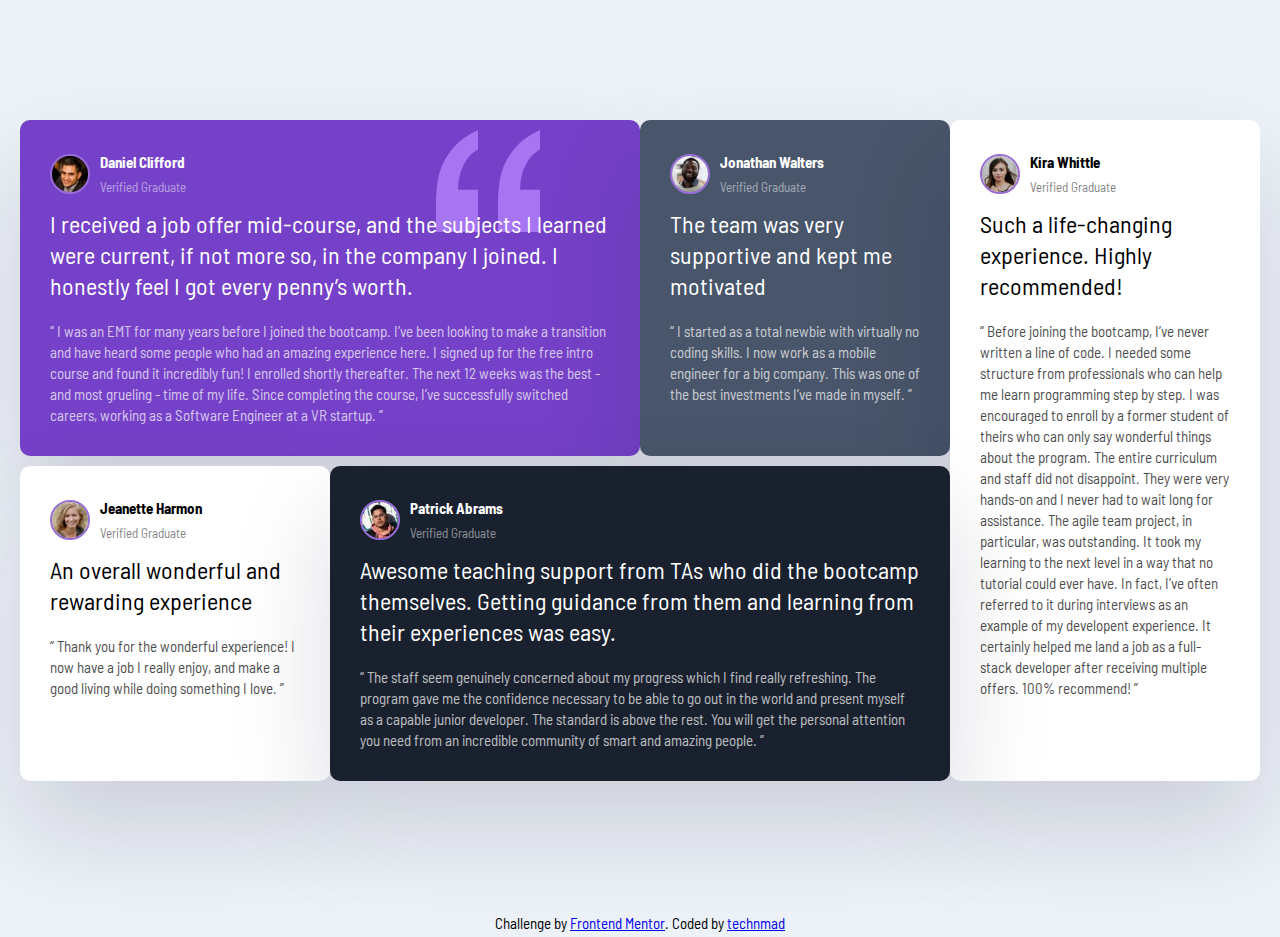
<file: testimonial-grid/index.html>
<!DOCTYPE html>
<html lang="en">
  <head>
    <meta charset="UTF-8" />
    <meta name="viewport" content="width=device-width, initial-scale=1.0" />
    <link rel="stylesheet" href="style.css" />
    <title>Testimonials</title>
  </head>
  <body>
    <div class="testimonials">
      <div class="card card-bg-purple">
        <header class="card-header">
          <img src="images/image-daniel.jpg" class="card-image" alt="" />
          <div>
            <h3>Daniel Clifford</h3>
            <p>Verified Graduate</p>
          </div>
        </header>
        <p class="card-hero">
          I received a job offer mid-course, and the subjects I learned were
          current, if not more so, in the company I joined. I honestly feel I
          got every penny’s worth.
        </p>
        <p class="card-quote">
          “ I was an EMT for many years before I joined the bootcamp. I’ve been
          looking to make a transition and have heard some people who had an
          amazing experience here. I signed up for the free intro course and
          found it incredibly fun! I enrolled shortly thereafter. The next 12
          weeks was the best - and most grueling - time of my life. Since
          completing the course, I’ve successfully switched careers, working as
          a Software Engineer at a VR startup. ”
        </p>
      </div>
      <div class="card card-bg-grey-blue">
        <header class="card-header">
          <img src="images/image-jonathan.jpg" class="card-image" alt="" />
          <div>
            <h3>Jonathan Walters</h3>
            <p>Verified Graduate</p>
          </div>
        </header>
        <p class="card-hero">
          The team was very supportive and kept me motivated
        </p>
        <p class="card-quote">
          “ I started as a total newbie with virtually no coding skills. I now
          work as a mobile engineer for a big company. This was one of the best
          investments I’ve made in myself. ”
        </p>
      </div>
      <div class="card card-bg-white">
        <header class="card-header">
          <img src="images/image-kira.jpg" class="card-image" alt="" />
          <div>
            <h3>Kira Whittle</h3>
            <p>Verified Graduate</p>
          </div>
        </header>
        <p class="card-hero">
          Such a life-changing experience. Highly recommended!
        </p>
        <p class="card-quote">
          “ Before joining the bootcamp, I’ve never written a line of code. I
          needed some structure from professionals who can help me learn
          programming step by step. I was encouraged to enroll by a former
          student of theirs who can only say wonderful things about the program.
          The entire curriculum and staff did not disappoint. They were very
          hands-on and I never had to wait long for assistance. The agile team
          project, in particular, was outstanding. It took my learning to the
          next level in a way that no tutorial could ever have. In fact, I’ve
          often referred to it during interviews as an example of my developent
          experience. It certainly helped me land a job as a full-stack
          developer after receiving multiple offers. 100% recommend! ”
        </p>
      </div>
      <div class="card card-bg-white">
        <header class="card-header">
          <img src="images/image-jeanette.jpg" class="card-image" alt="" />
          <div>
            <h3>Jeanette Harmon</h3>
            <p>Verified Graduate</p>
          </div>
        </header>
        <p class="card-hero">An overall wonderful and rewarding experience</p>
        <p class="card-quote">
          “ Thank you for the wonderful experience! I now have a job I really
          enjoy, and make a good living while doing something I love. ”
        </p>
      </div>
      <div class="card card-bg-darkblue">
        <header class="card-header">
          <img src="images/image-patrick.jpg" class="card-image" alt="" />
          <div>
            <h3>Patrick Abrams</h3>
            <p>Verified Graduate</p>
          </div>
        </header>
        <p class="card-hero">
          Awesome teaching support from TAs who did the bootcamp themselves.
          Getting guidance from them and learning from their experiences was
          easy.
        </p>
        <p class="card-quote">
          “ The staff seem genuinely concerned about my progress which I find
          really refreshing. The program gave me the confidence necessary to be
          able to go out in the world and present myself as a capable junior
          developer. The standard is above the rest. You will get the personal
          attention you need from an incredible community of smart and amazing
          people. ”
        </p>
      </div>
    </div>
    <footer>
      Challenge by
      <a href="https://www.frontendmentor.io?ref=challenge" target="_blank"
        >Frontend Mentor</a
      >. Coded by <a href="#">technmad</a>
    </footer>
  </body>
</html>
</file>
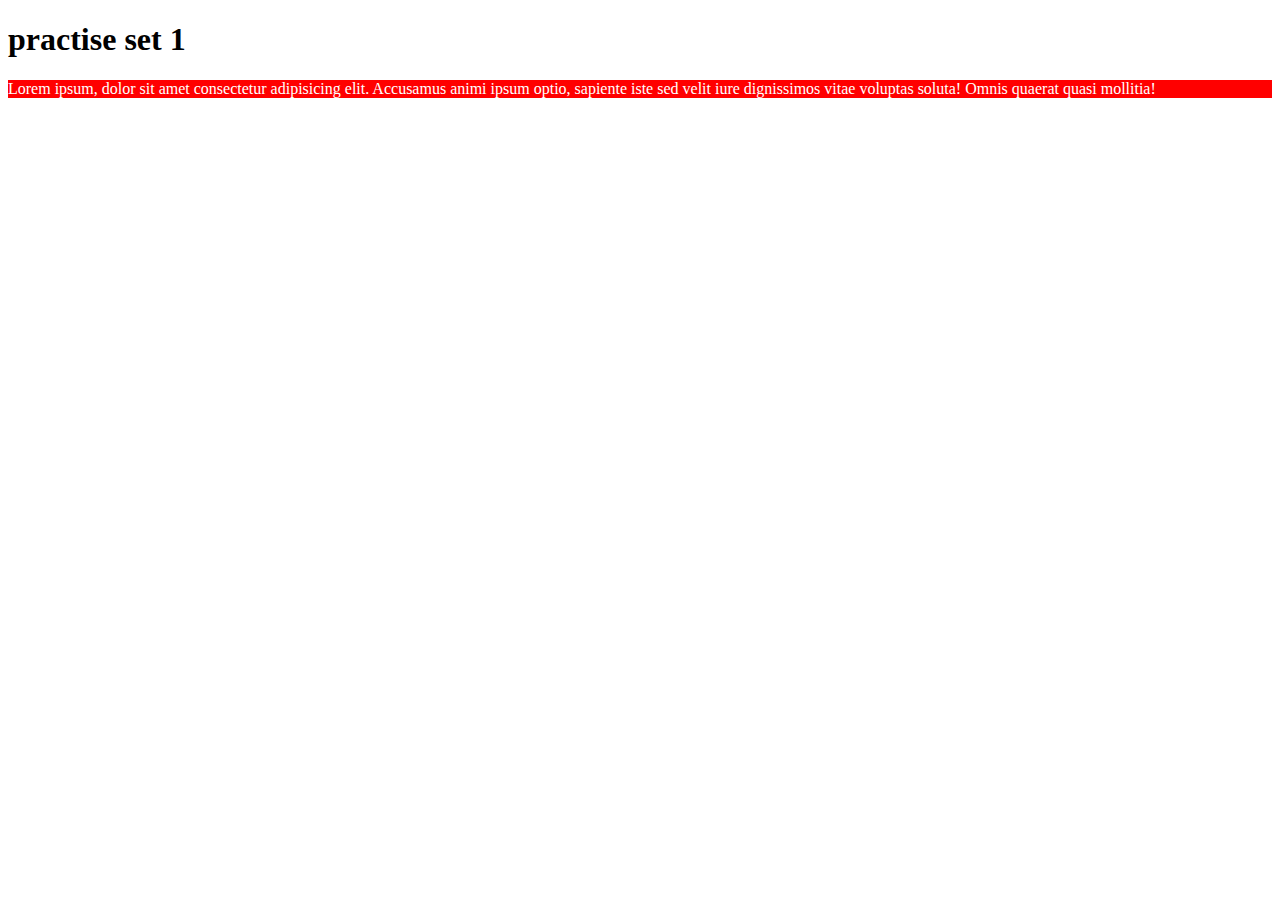
<file: PS1.html>
<!DOCTYPE html>
<html lang="en">
<head>
    <meta charset="UTF-8">
    <meta http-equiv="X-UA-Compatible" content="IE=edge">
    <meta name="viewport" content="width=device-width, initial-scale=1.0">
    <title>PS1</title>
    <link rel="stylesheet" href="PS1.css">
</head>
<body>
    <h1>practise set 1</h1>
    <div class="red">
        Lorem ipsum, dolor sit amet consectetur adipisicing elit. Accusamus animi ipsum optio, sapiente iste sed velit iure dignissimos vitae voluptas soluta! Omnis quaerat quasi mollitia!
    </div>
</body>
</html>
</file>
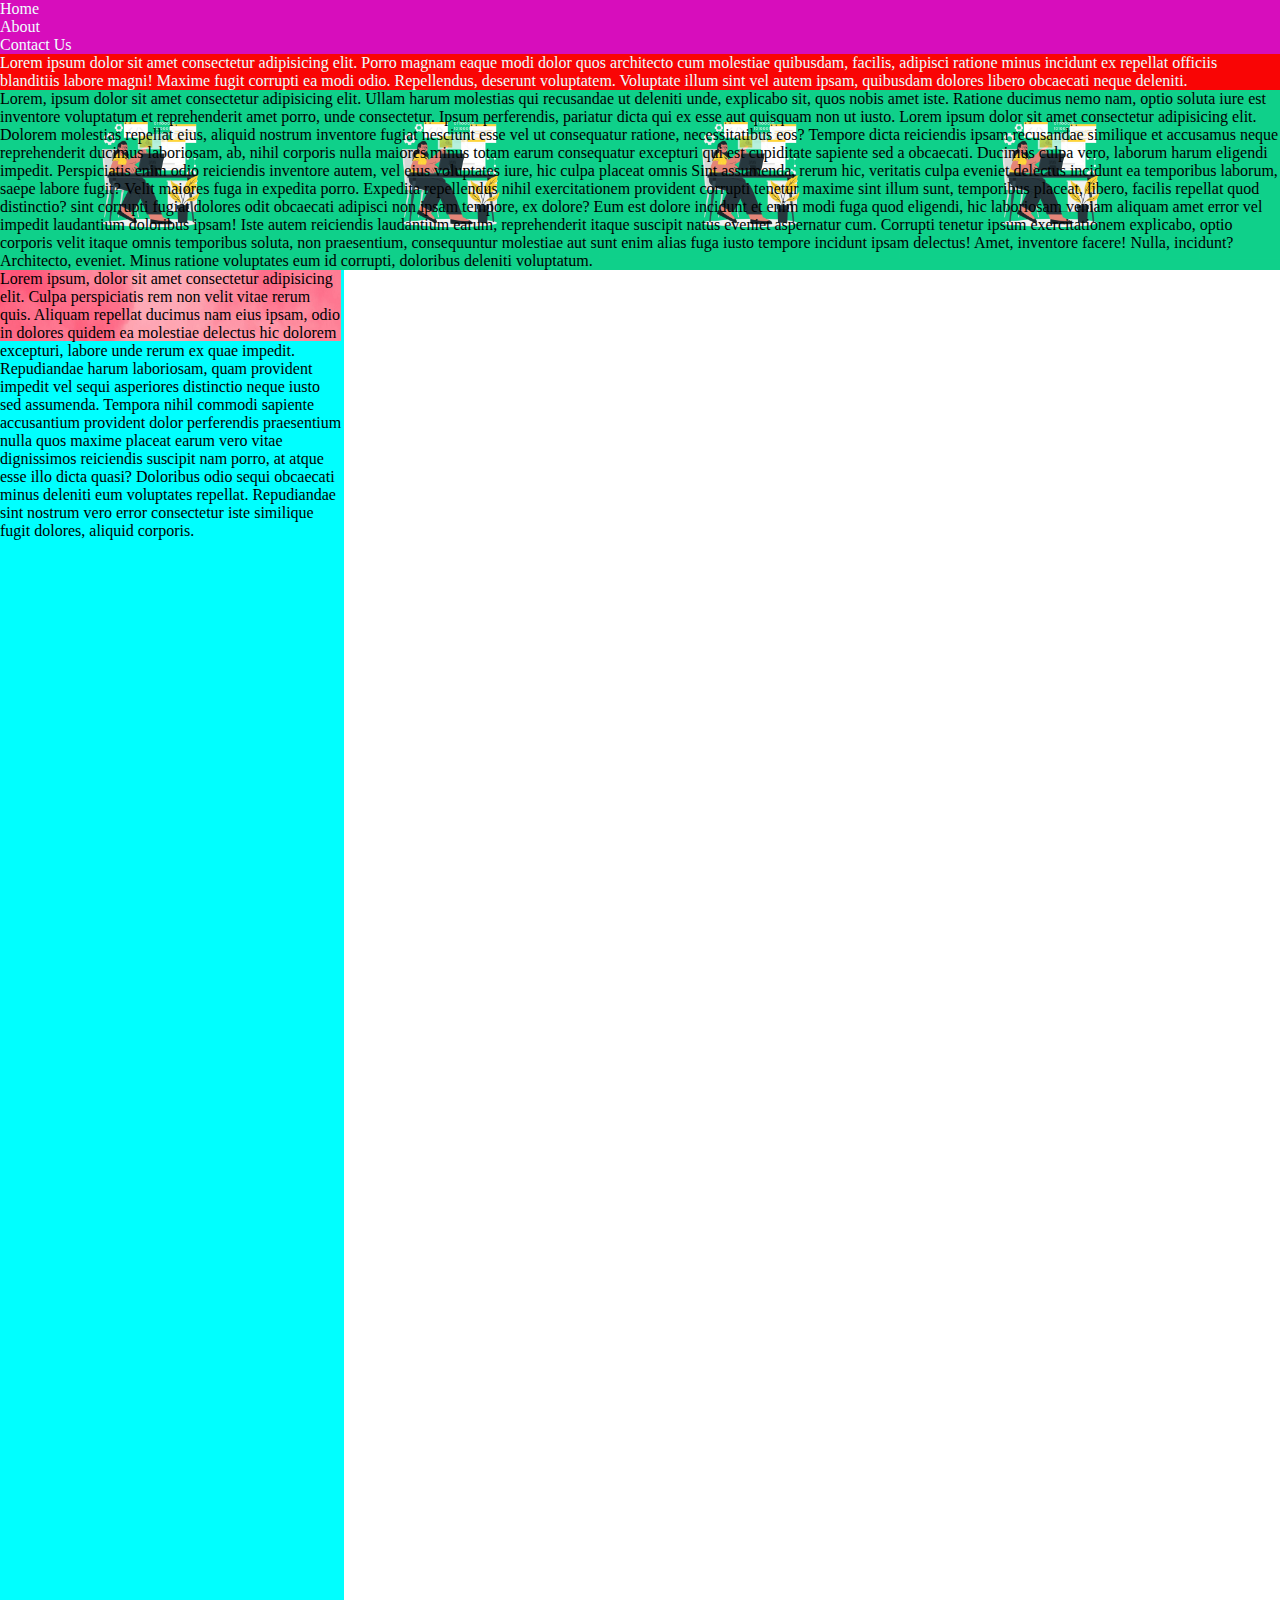
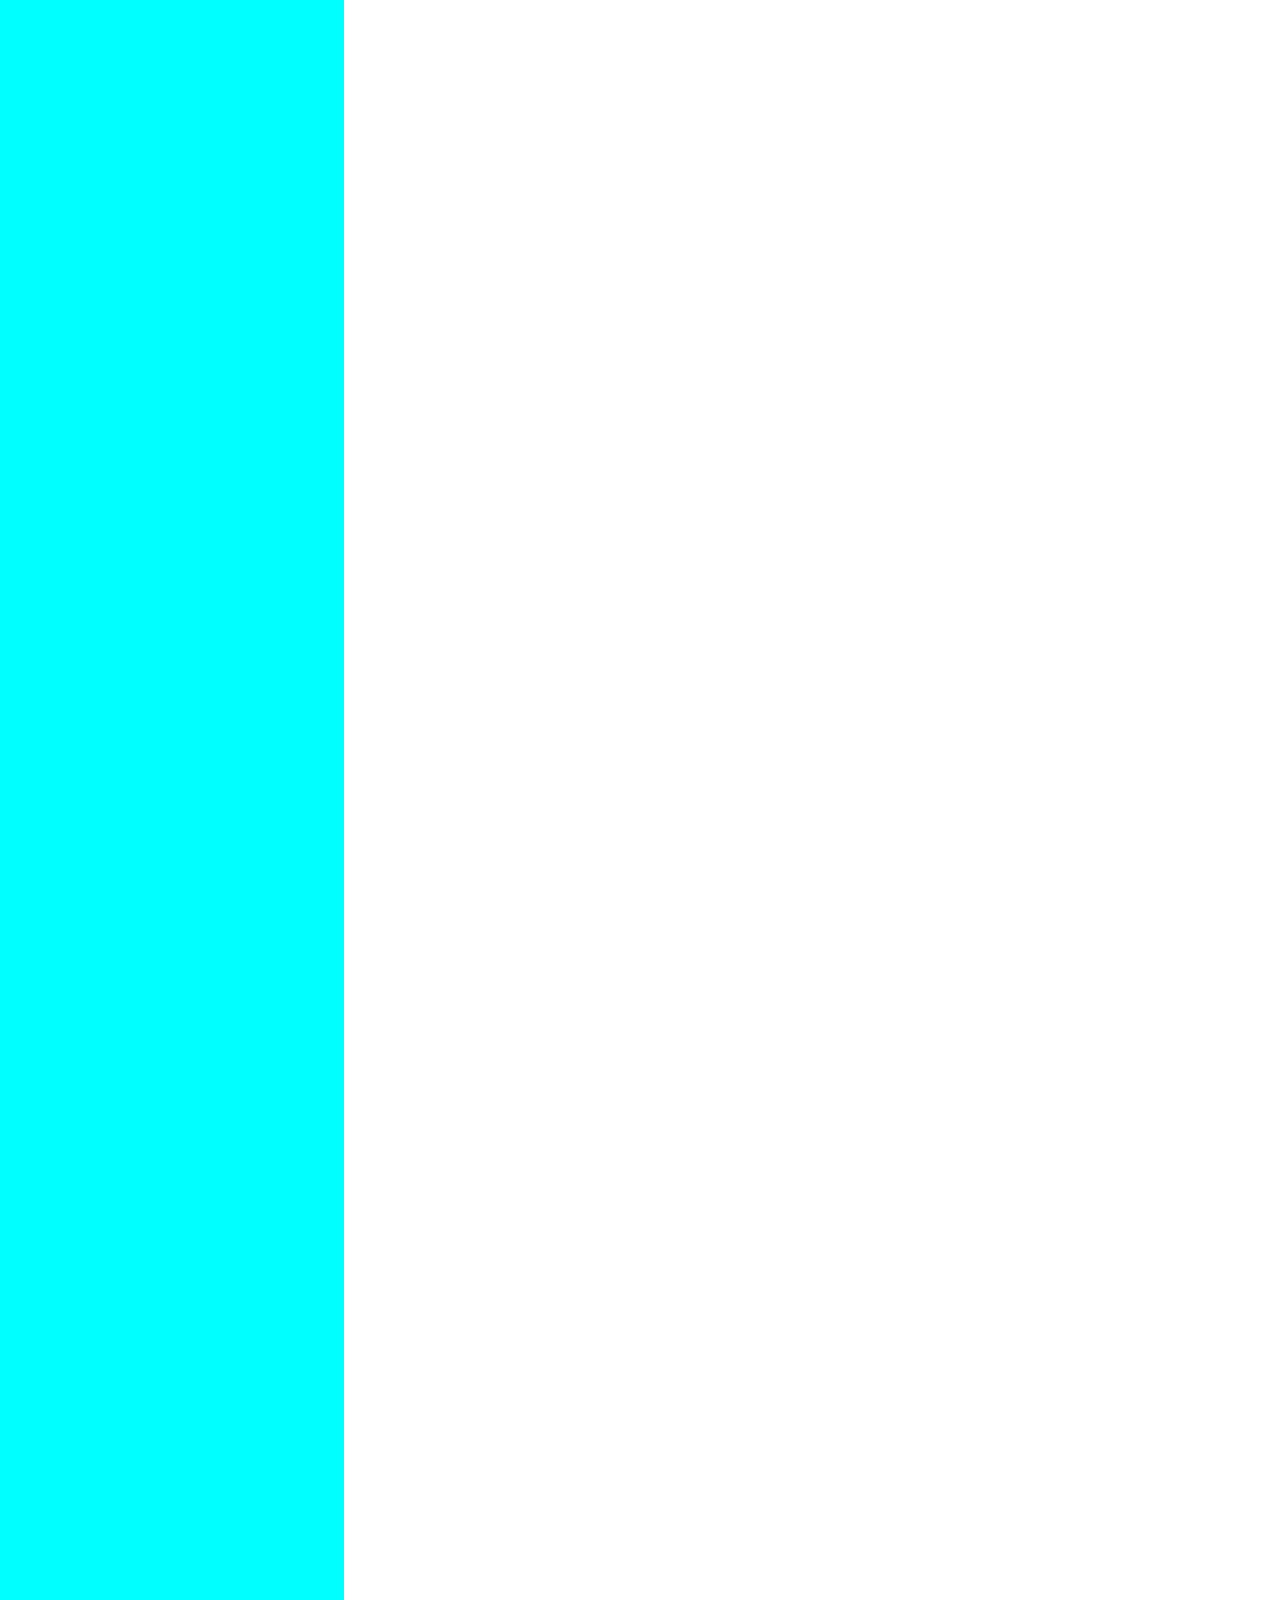
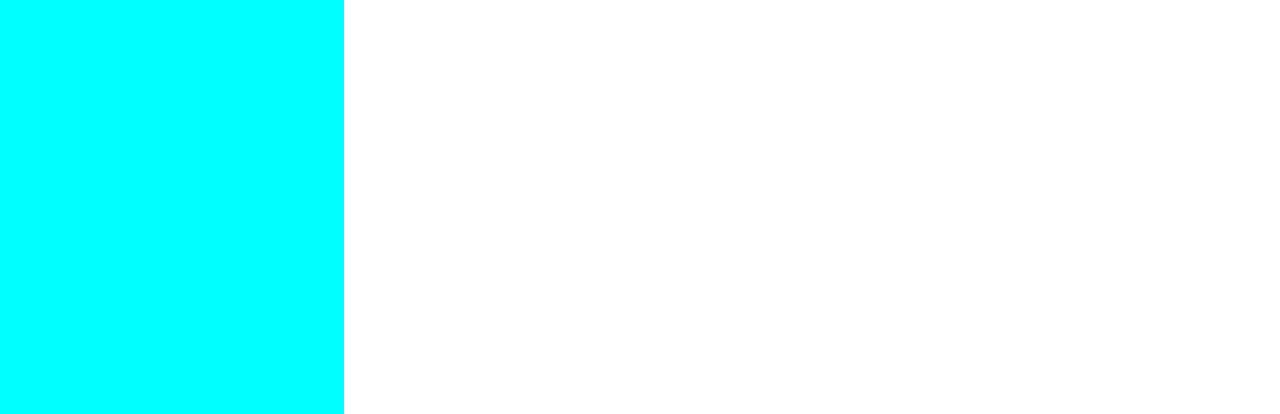
<file: Colors & Background/ps2.html>
<!DOCTYPE html>
<html lang="en">
<head>
    <meta charset="UTF-8">
    <meta http-equiv="X-UA-Compatible" content="IE=edge">
    <meta name="viewport" content="width=device-width, initial-scale=1.0">
    <title>Document</title>
    <link rel="stylesheet" href="ps2.css">
</head>
<body>
    <nav>
        <ul>
            <li>Home</li>
            <li>About</li>
            <li>Contact Us</li>
        </ul>
    </nav>

    <div class="container">
        Lorem ipsum dolor sit amet consectetur adipisicing elit. Porro magnam eaque modi dolor quos architecto cum molestiae quibusdam, facilis, adipisci ratione minus incidunt ex repellat officiis blanditiis labore magni! Maxime fugit corrupti ea modi odio. Repellendus, deserunt voluptatem. Voluptate illum sint vel autem ipsam, quibusdam dolores libero obcaecati neque deleniti.
    </div>
 
    <div class="bg">
    <!-- img as bg -->
    Lorem, ipsum dolor sit amet consectetur adipisicing elit. Ullam harum molestias qui recusandae ut deleniti unde, explicabo sit, quos nobis amet iste. Ratione ducimus nemo nam, optio soluta iure est inventore voluptatum et reprehenderit amet porro, unde consectetur. Ipsum perferendis, pariatur dicta qui ex esse aut quisquam non ut iusto.
    Lorem ipsum dolor sit amet consectetur adipisicing elit. Dolorem molestias repellat eius, aliquid nostrum inventore fugiat nesciunt esse vel ut consequatur ratione, necessitatibus eos? Tempore dicta reiciendis ipsam recusandae similique et accusamus neque reprehenderit ducimus laboriosam, ab, nihil corporis nulla maiores minus totam earum consequatur excepturi qui est cupiditate sapiente sed a obcaecati. Ducimus culpa vero, laborum harum eligendi impedit. Perspiciatis enim odio reiciendis inventore autem, vel eius voluptates iure, hic culpa placeat omnis Sint assumenda, rerum hic, veritatis culpa eveniet delectus incidunt ea temporibus laborum, saepe labore fugit? Velit maiores fuga in expedita porro. Expedita repellendus nihil exercitationem provident corrupti tenetur maxime sint illum sunt, temporibus placeat, libero, facilis repellat quod distinctio? sint corrupti fugiat dolores odit obcaecati adipisci non ipsam tempore, ex dolore? Eum est dolore incidunt et enim modi fuga quod eligendi, hic laboriosam veniam aliquam amet error vel impedit laudantium doloribus ipsam! Iste autem reiciendis laudantium earum, reprehenderit itaque suscipit natus eveniet aspernatur cum. Corrupti tenetur ipsum exercitationem explicabo, optio corporis velit itaque omnis temporibus soluta, non praesentium, consequuntur molestiae aut sunt enim alias fuga iusto tempore incidunt ipsam delectus! Amet, inventore facere! Nulla, incidunt? Architecto, eveniet. Minus ratione voluptates eum id corrupti, doloribus deleniti voluptatum. 
    </div>

    <div class="bg1">
     Lorem ipsum, dolor sit amet consectetur adipisicing elit. Culpa perspiciatis rem non velit vitae rerum quis. Aliquam repellat ducimus nam eius ipsam, odio in dolores quidem ea molestiae delectus hic dolorem excepturi, labore unde rerum ex quae impedit. Repudiandae harum laboriosam, quam provident impedit vel sequi asperiores distinctio neque iusto sed assumenda. Tempora nihil commodi sapiente accusantium provident dolor perferendis praesentium nulla quos maxime placeat earum vero vitae dignissimos reiciendis suscipit nam porro, at atque esse illo dicta quasi? Doloribus odio sequi obcaecati minus deleniti eum voluptates repellat. Repudiandae sint nostrum vero error consectetur iste similique fugit dolores, aliquid corporis.

    </div>



</body>
</html>
</file>
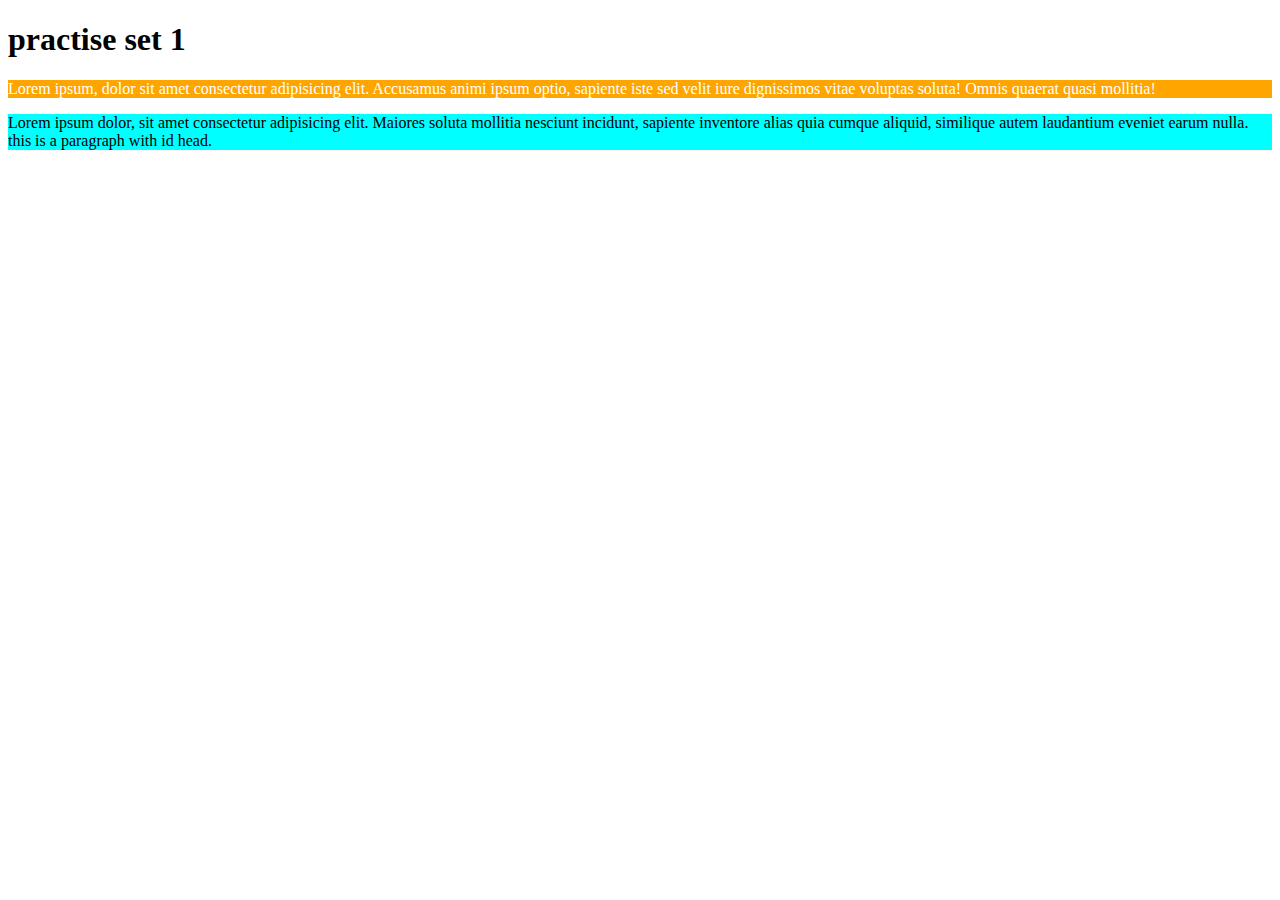
<file: CSS basic/PS1.html>
<!DOCTYPE html>
<html lang="en">

<head>
    <meta charset="UTF-8">
    <meta http-equiv="X-UA-Compatible" content="IE=edge">
    <meta name="viewport" content="width=device-width, initial-scale=1.0">
    <title>PS1</title>
    <link rel="stylesheet" href="PS1.css">
    
    <style>
        #head {
            background: cyan;
            font: yellow;
        }
    </style> 

</head>

<body>
    <h1>practise set 1</h1>
    <div class="red blue">
        Lorem ipsum, dolor sit amet consectetur adipisicing elit. Accusamus animi ipsum optio, sapiente iste sed velit
        iure dignissimos vitae voluptas soluta! Omnis quaerat quasi mollitia!
    </div>

    <p id="head">
        Lorem ipsum dolor, sit amet consectetur adipisicing elit. Maiores soluta mollitia nesciunt incidunt, sapiente
        inventore alias quia cumque aliquid, similique autem laudantium eveniet earum nulla.
        this is a paragraph with id head.
    </p>

</body>

</html>
</file>
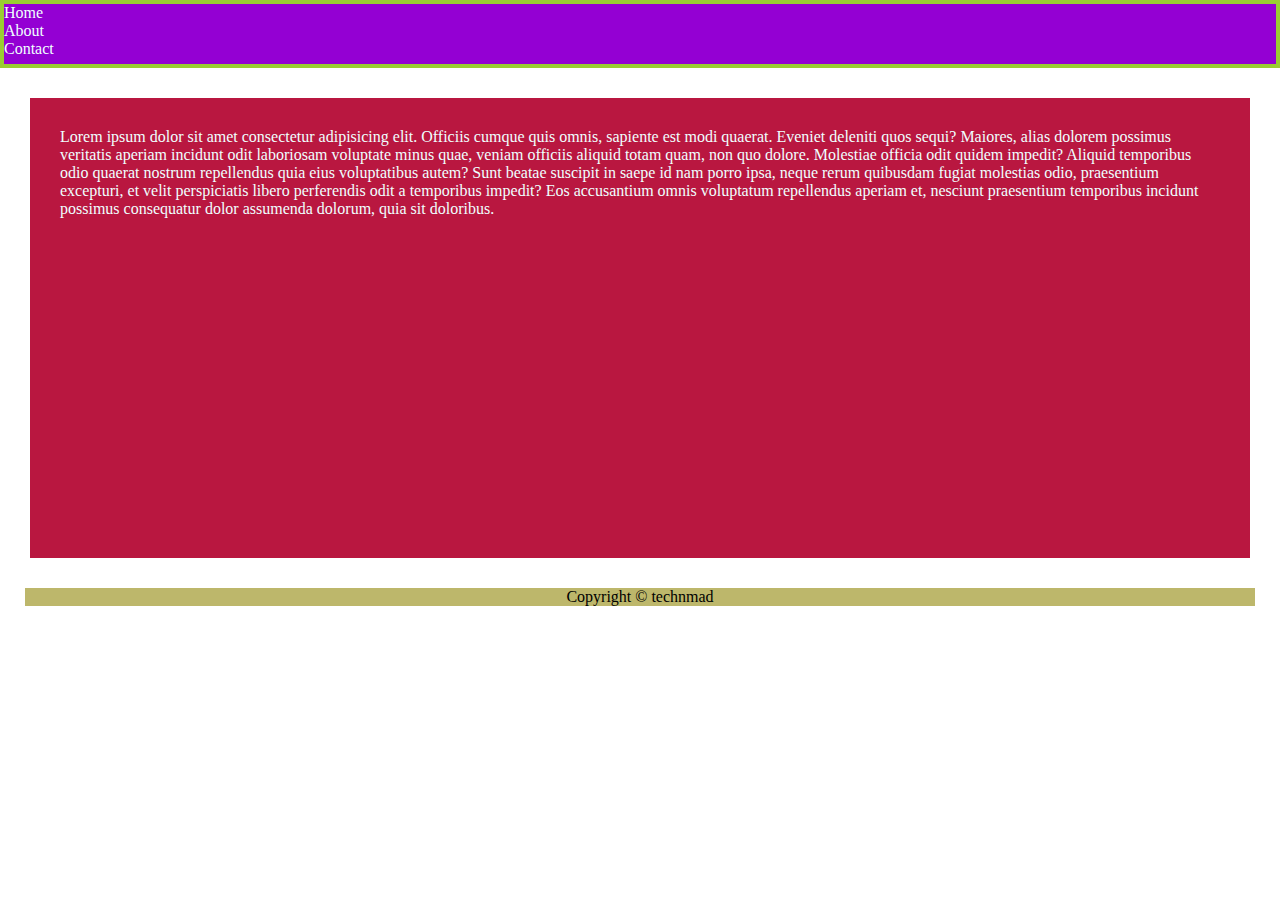
<file: CSS box model/ps3.html>
<!DOCTYPE html>
<html lang="en">

<head>
    <meta charset="UTF-8">
    <meta http-equiv="X-UA-Compatible" content="IE=edge">
    <meta name="viewport" content="width=device-width, initial-scale=1.0">
    <title>PS3</title>
    <link rel="stylesheet" href="ps3.css">
</head>

<body>
    <header>
        <ul>
            <li>Home</li>
            <li>About</li>
            <li>Contact</li>
        </ul>
    </header>

    <div class="content">
        Lorem ipsum dolor sit amet consectetur adipisicing elit. Officiis cumque quis omnis, sapiente est modi quaerat. Eveniet deleniti quos sequi? Maiores, alias dolorem possimus veritatis aperiam incidunt odit laboriosam voluptate minus quae, veniam officiis aliquid totam quam, non quo dolore. Molestiae officia odit quidem impedit? Aliquid temporibus odio quaerat nostrum repellendus quia eius voluptatibus autem? Sunt beatae suscipit in saepe id nam porro ipsa, neque rerum quibusdam fugiat molestias odio, praesentium excepturi, et velit perspiciatis libero perferendis odit a temporibus impedit? Eos accusantium omnis voluptatum repellendus aperiam et, nesciunt praesentium temporibus incidunt possimus consequatur dolor assumenda dolorum, quia sit doloribus.
    </div>

    <footer>
        <p class="msg">Copyright &copy; technmad</p>
    </footer>
</body>

</html>
</file>
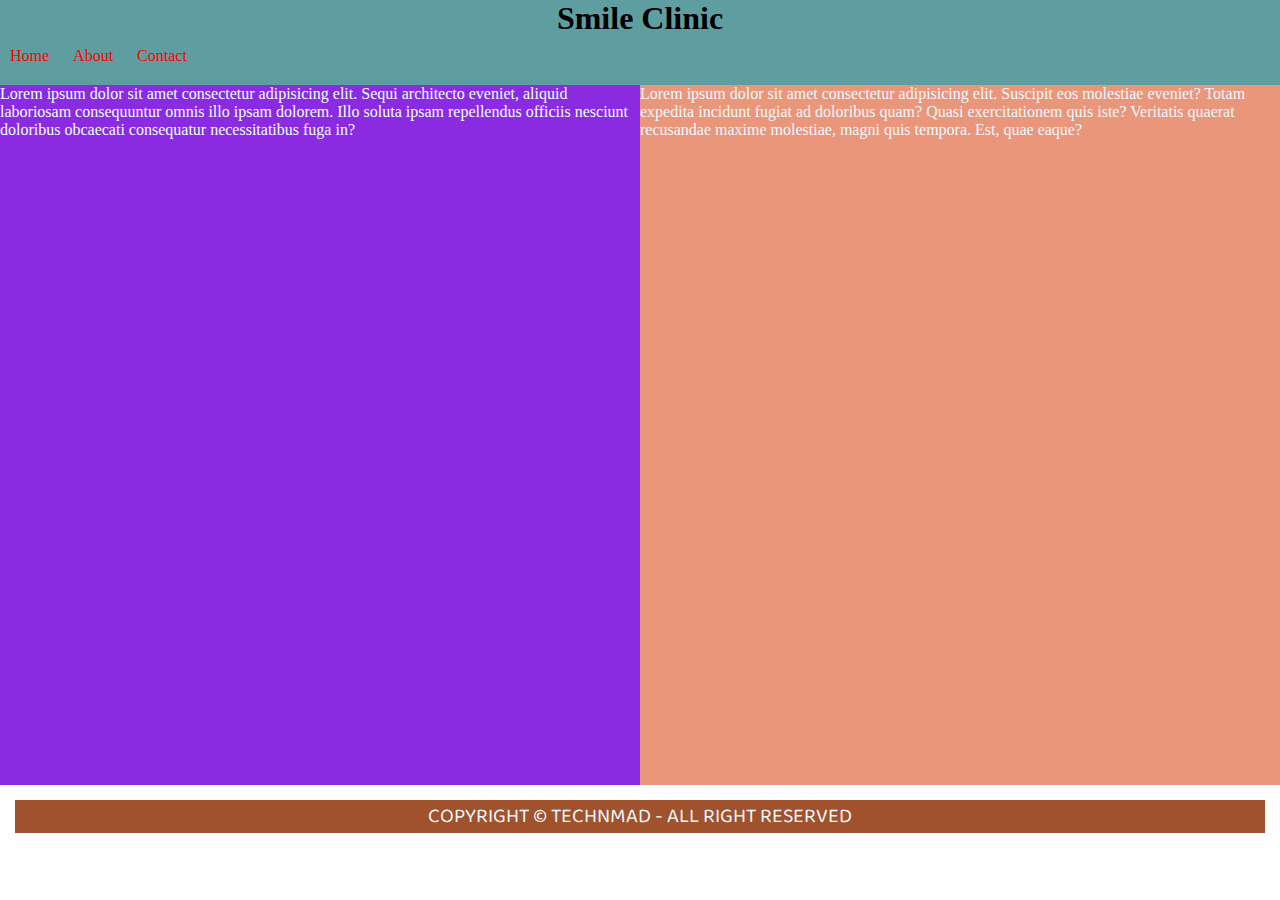
<file: Fonts & Display/ps4.html>
<!DOCTYPE html>
<html lang="en">
<head>
    <meta charset="UTF-8">
    <meta http-equiv="X-UA-Compatible" content="IE=edge">
    <meta name="viewport" content="width=device-width, initial-scale=1.0">
    <link rel="preconnect" href="https://fonts.gstatic.com">
    <link href="https://fonts.googleapis.com/css2?family=Baloo+Bhai+2&display=swap" rel="stylesheet">

    <link rel="stylesheet" href="ps4.css">
    <title>ps4</title>
</head>
<body>
    <header>
        <h1>Smile Clinic</h1>
        <ul>
            <li>Home</li>
            <li>About</li>
            <li>Contact</li>
        </ul>

    </header>
    <div class="right">
    Lorem ipsum dolor sit amet consectetur adipisicing elit. Sequi architecto eveniet, aliquid laboriosam consequuntur omnis illo ipsam dolorem. Illo soluta ipsam repellendus officiis nesciunt doloribus obcaecati consequatur necessitatibus fuga in?
    </div><div class="left">
    Lorem ipsum dolor sit amet consectetur adipisicing elit. Suscipit eos molestiae eveniet? Totam expedita incidunt fugiat ad doloribus quam? Quasi exercitationem quis iste? Veritatis quaerat recusandae maxime molestiae, magni quis tempora. Est, quae eaque?
    </div>
    <footer>
        <p>
            Copyright &copy; technmad - All Right Reserved
        </p>
    </footer>
</body>
</html>
</file>
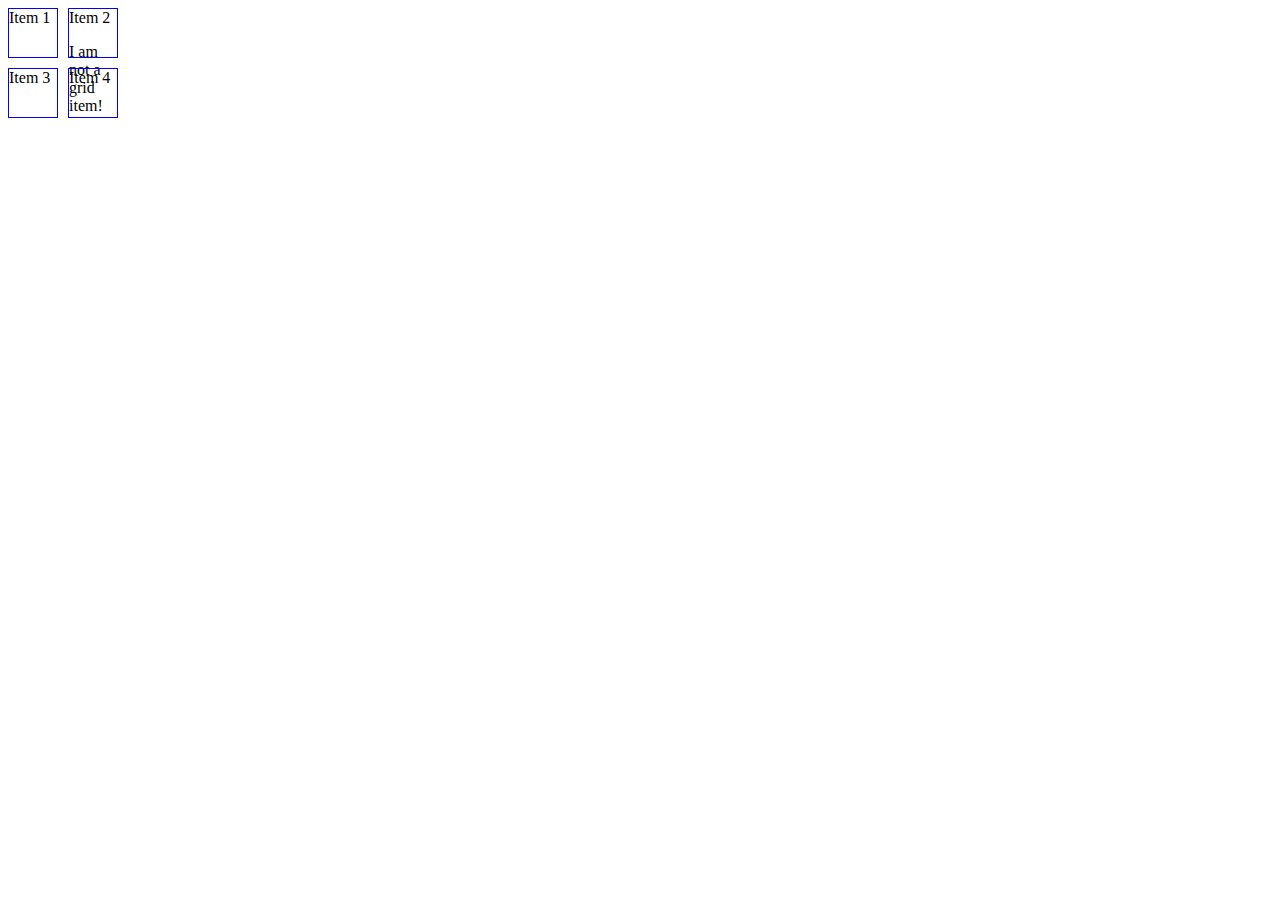
<file: Grid/o1.html>
<!DOCTYPE html>
<html lang="en">
  <head>
    <meta charset="UTF-8" />
    <meta name="viewport" content="width=device-width, initial-scale=1.0" />
    <link rel="stylesheet" href="o1.css" />
    <title>Grid</title>
  </head>
  <body>
    <div class="container">
      <div>Item 1</div>
      <div>
        Item 2
        <p>I am not a grid item!</p>
      </div>
      <div>Item 3</div>
      <div>Item 4</div>
    </div>
  </body>
</html>
</file>
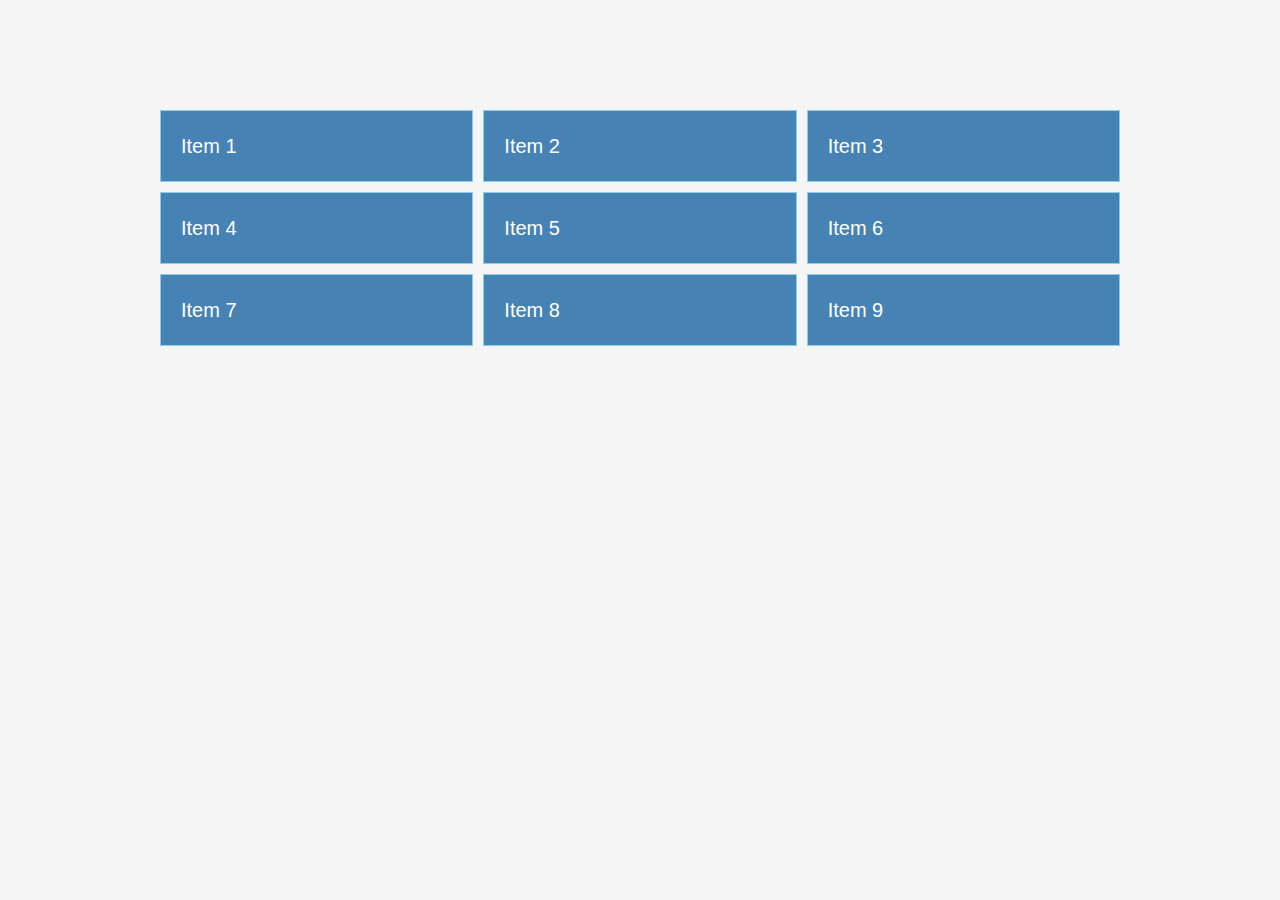
<file: Grid/one.html>
<!DOCTYPE html>
<html lang="en">
  <head>
    <meta charset="UTF-8" />
    <meta name="viewport" content="width=device-width, initial-scale=1.0" />
    <title>Grid</title>
    <link rel="stylesheet" href="one.css" />
  </head>
  <body>
    <div class="container">
      <!-- .item{Item $}*9 -->
      <div class="items">
        <!-- Lorem ipsum dolor sit amet consectetur, adipisicing elit. Animi suscipit
        esse ullam. Minus ut corporis omnis voluptas totam numquam consequuntur! -->
        Item 1
      </div>
      <div class="items">Item 2</div>
      <div class="items">Item 3</div>
      <div class="items">Item 4</div>
      <div class="items">Item 5</div>
      <div class="items">Item 6</div>
      <div class="items">Item 7</div>
      <div class="items">Item 8</div>
      <div class="items">Item 9</div>
    </div>
  </body>
</html>
</file>
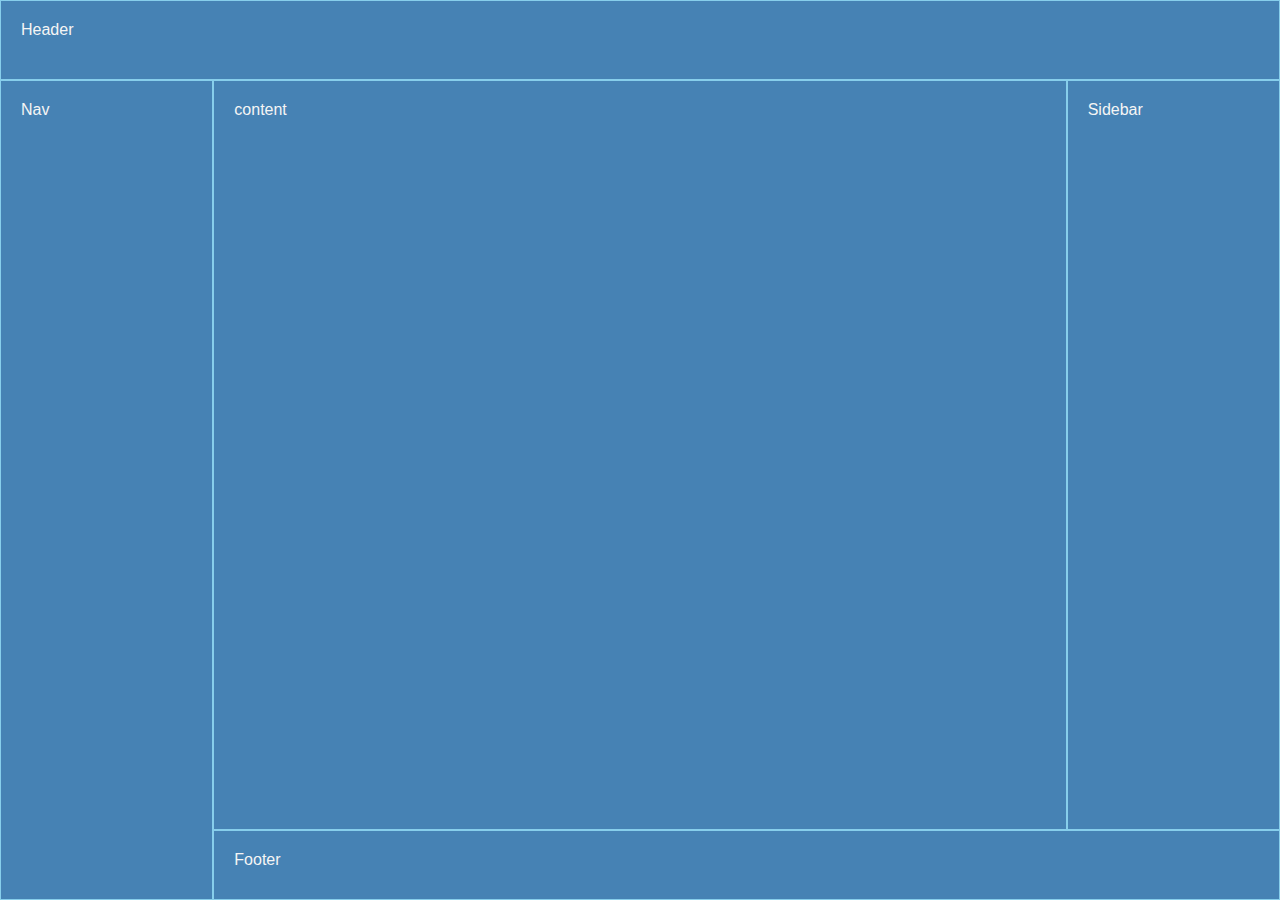
<file: Grid/two.html>
<!DOCTYPE html>
<html lang="en">
  <head>
    <meta charset="UTF-8" />
    <meta name="viewport" content="width=device-width, initial-scale=1.0" />
    <title>Grid Area</title>
    <link rel="stylesheet" href="two.css" />
  </head>
  <body>
    <header>Header</header>
    <nav>Nav</nav>
    <main>content</main>
    <aside>Sidebar</aside>
    <footer>Footer</footer>
  </body>
</html>
</file>
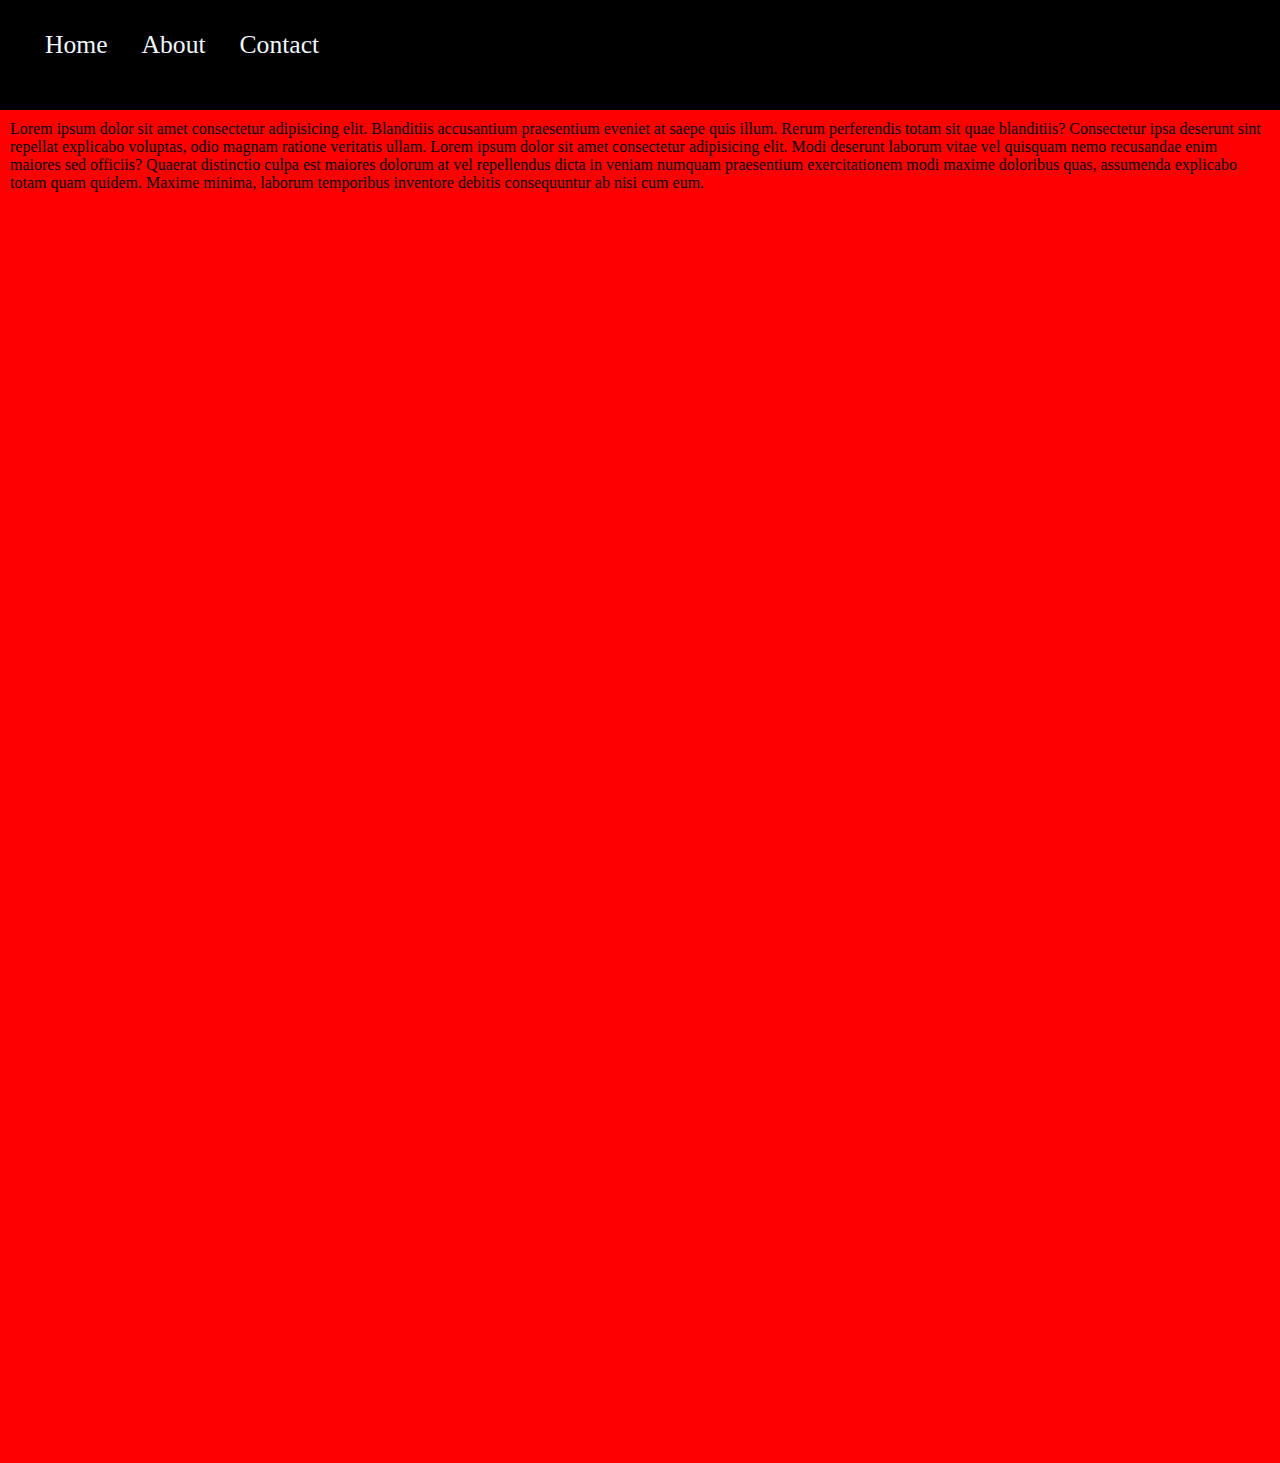
<file: Size, Position & List/practice5.html>
<!DOCTYPE html>
<html lang="en">
<head>
    <meta charset="UTF-8">
    <meta http-equiv="X-UA-Compatible" content="IE=edge">
    <meta name="viewport" content="width=device-width, initial-scale=1.0">
    <link rel="stylesheet" href="ps5.css">
    <title>practise</title>
</head>
<body>
    <header>
        <Nav>
            <ul>
                <li>Home</li>
                <li>About</li>
                <li>Contact</li>
            </ul>
        </Nav>
    </header>
    <div>
        <P>Lorem ipsum dolor sit amet consectetur adipisicing elit. Blanditiis accusantium praesentium eveniet at saepe quis illum. Rerum perferendis totam sit quae blanditiis? Consectetur ipsa deserunt sint repellat explicabo voluptas, odio magnam ratione veritatis ullam.
        Lorem ipsum dolor sit amet consectetur adipisicing elit. Modi deserunt laborum vitae vel quisquam nemo recusandae enim maiores sed officiis? Quaerat distinctio culpa est maiores dolorum at vel repellendus dicta in veniam numquam praesentium exercitationem modi maxime doloribus quas, assumenda explicabo totam quam quidem. Maxime minima, laborum temporibus inventore debitis consequuntur ab nisi cum eum.
        </P>
    </div>
</body>
</html>
</file>
<file: testimonial-grid/style.css>
@import url("https://fonts.googleapis.com/css2?family=Barlow+Semi+Condensed:ital,wght@0,500;0,600;1,500&family=Roboto:ital,wght@0,100;0,300;0,400;0,500;0,700;0,900;1,100;1,300;1,400;1,500;1,700;1,900&display=swap");

* {
  box-sizing: border-box;
  margin: 0;
  padding: 0;
}

body {
  background: #edf2f8;
  font-family: "Barlow Semi Condensed", sans-serif;
  line-height: 1.7;
  font-size: 13px;
}

.testimonials {
  max-width: 1440px;
  margin: 100px auto;
  padding: 20px;
  display: grid;
  grid-template-columns: repeat(4, 1fr);
}

.card {
  background: #fff;
  border-radius: 10px;
  padding: 30px;
  margin-bottom: 10px;
  box-shadow: rgba(17, 12, 46, 0.15) 0px 48px 100px 0px;
}

.card-header {
  display: flex;
  align-items: center;
  margin-bottom: 10px;
}

.card-image {
  height: 40px;
  width: 40px;
  border-radius: 50%;
  border: 2px solid #996ed9;
  margin-right: 10px;
}

.card-header h3 {
  font-size: 15px;
}
.card-header p {
  opacity: 50%;
}

.card-hero {
  font-weight: 500px;
  line-height: 1.3;
  font-size: 1.5rem;
  margin-bottom: 20px;
}

.card-quote {
  font-weight: 500px;
  line-height: 1.4;
  font-size: 15px;
  opacity: 70%;
}

/* styling cards */

.card-bg-purple {
  background-color: hsl(263, 55%, 52%);
  color: #fff;
  background-image: url("./images/bg-pattern-quotation.svg");
  background-repeat: no-repeat;
  background-position: top 10px right 100px;
}

.card-bg-grey-blue {
  background-color: hsl(217, 19%, 35%);
  color: #fff;
}

.card-bg-darkblue {
  background-color: hsl(219, 29%, 14%);
  color: #fff;
}

footer {
  font-size: 15px;
  text-align: center;
}

.card:nth-child(1) {
  grid-column: 1 / 3;
}

.card:nth-child(5) {
  grid-column: 2 / 4;
  grid-row: 2;
}

.card:nth-of-type(3) {
  grid-column: 4;
  grid-row: 1 / 3;
}

/* Mobile design */
@media (max-width: 768px) {
  .testimonials {
    grid-template-columns: 1fr;
    width: 100%;
  }

  .card:nth-child(1) {
    grid-column: 1;
  }

  .card:nth-child(5) {
    grid-column: 1;
    grid-row: 4;
  }

  .card:nth-of-type(3) {
    grid-column: 1;
    grid-row: 5;
  }
}
</file>
<file: PS1.css>
.red{
    background: red;
    color: white;
}
</file>
<file: Colors & Background/ps2.css>
*{
    margin: 0px;
    padding: 0px;
}


nav{

    background: #d70dbc;
    color: azure;
}

.container{
    background: rgb(249, 5, 5);
    color: azure;
}

.bg{
    background-image: url("HTML_IMAGE.png");
    background-size: 300px;
}

.bg1{
    width: 344px;
    height: 3344px;
    background: aqua url("w-qjCHPZbeXCQ-unsplash.jpg") no-repeat fixed ;
    background-size: 341px 341px;

}
</file>
<file: CSS basic/PS1.css>
.red{
    background: red;
    color: white;
}

#head {
    background: cyan;
    font: yellow;
}

.blue{
      background: orange;
}
</file>
<file: CSS box model/ps3.css>
*{
    margin: 0;
    padding: 0;
}

header{
    height : 60px;
    background-color: darkviolet;
    color:azure;
    border : 4px solid yellowgreen;
   
}

.content{
    background-color: rgb(185, 23, 64);
    color: azure;
    margin : 30px;
    padding: 30px;
    height : 400px;

}

footer{
    background-color: darkkhaki;
    margin: 25px;
}

p{
    text-align: center;
}
</file>
<file: Fonts & Display/ps4.css>
*{
    margin: 0;
    padding: 0;
}

header{
    background-color: cadetblue;
    color: red;
    height: 85px;
    
}

header h1{
    color: black;
    text-align: center;
}

header ul li{
    display: inline-block;
    padding: 10px;
}

.right{
    display: inline-block;
     background-color: blueviolet;
     color:azure;
     height:700px;
     width: 50%;
}

.left{
    display: inline-block;
    background-color: darksalmon;
    color:aliceblue;
    height: 700px;
    width:50%;
}

footer{
    background-color: sienna;
    color: aliceblue;
    margin: 15px;
}

p{
    font-family: 'Baloo Bhai 2', cursive;
    text-align: center;
    font-size: 20px;
    text-transform: uppercase;
}

/* @import url('https://fonts.googleapis.com/css2?family=Baloo+Bhai+2&display=swap'); */
</file>
<file: Grid/o1.css>
.container {
  display: grid;
  /* grid-template-columns: 50px 50px 50px;
  grid-template-rows: 50px 50px; */
  grid-template: 50px 50px / 50px 50px;
  gap: 10px;
}

.container > div {
  border: 1px solid blue;
}
</file>
<file: Grid/one.css>
* {
  margin: 0;
  padding: 0;
}

body {
  font-family: "Open Sans", sans-serif;
  font-size: 16px;
  line-height: 1.5;
  color: #333;
  background: #f5f5f5;
}

.container {
  max-width: 960px;
  margin: 100px auto;
  padding: 10px;
  display: grid;
  grid-template-columns: repeat(3, 1fr);
  gap: 10px;
  /* grid-template-rows: 1fr 1.5fr 2fr; */
  /* column-gap: 10px;
  row-gap: 10px; */
  /* grid-auto-rows: minmax(150px, auto); */
  /* align-items: start;
  justify-content: end; */
}

.items {
  background: steelblue;
  color: #fff;
  font-size: 20px;
  padding: 20px;
  border: skyblue 1px solid;
}

/* .items:nth-of-type(2) {
  height: 100px;
  width: 100px;

  align-self: center;
  justify-self: center;
} */
/* 
.items:nth-of-type(1) {
  background: #000;
  /* grid-column-start: 1;
  grid-column-end: 3; */
/* grid-column: 1 / span 2; 
  grid-column: 1 / 3;
} */
/* 
.items:nth-of-type(3) {
  background: #000;
  grid-row: 2 / 4;
}

.items:nth-of-type(4) {
  background: #000;
  grid-row: 2 / 4;
}  */

@media (max-width: 500px) {
  .container {
    grid-template-columns: 1fr;
  }
}
</file>
<file: Grid/two.css>
* {
  margin: 0;
  padding: 0;
}

body {
  font-family: "Open Sans", sans-serif;
  font-size: 16px;
  height: 100vh;
  color: #333;
  background: #f5f5f5;
  display: grid;
  grid-template-areas:
    "header header header"
    "nav main aside"
    "nav footer footer";
  grid-template-columns: 1fr 4fr 1fr;
  grid-template-rows: 80px auto 70px;
}

header,
footer,
main,
aside,
nav {
  background: steelblue;
  color: #f5f5f5;
  padding: 20px;
  border: skyblue 1px solid;
}

header {
  grid-area: header;
}

footer {
  grid-area: footer;
}

nav {
  grid-area: nav;
}

main {
  grid-area: main;
}

aside {
  grid-area: aside;
}
</file>
<file: Size, Position & List/ps5.css>
* {
    margin: 0;
    padding: 0;
}


header {
    position: sticky;
    padding: 30px;
    background-color: black;
    color: aliceblue;
    height: 50px;
}


li {
    display: inline;
    padding: 0 15px;
    font-size: 2vw;
    position: sticky;
    top:5;
}


div {
    padding: 10px;
    min-height: 1333px;
    background-color: red;
    position: relative;
    z-index: 3;
}
</file>
